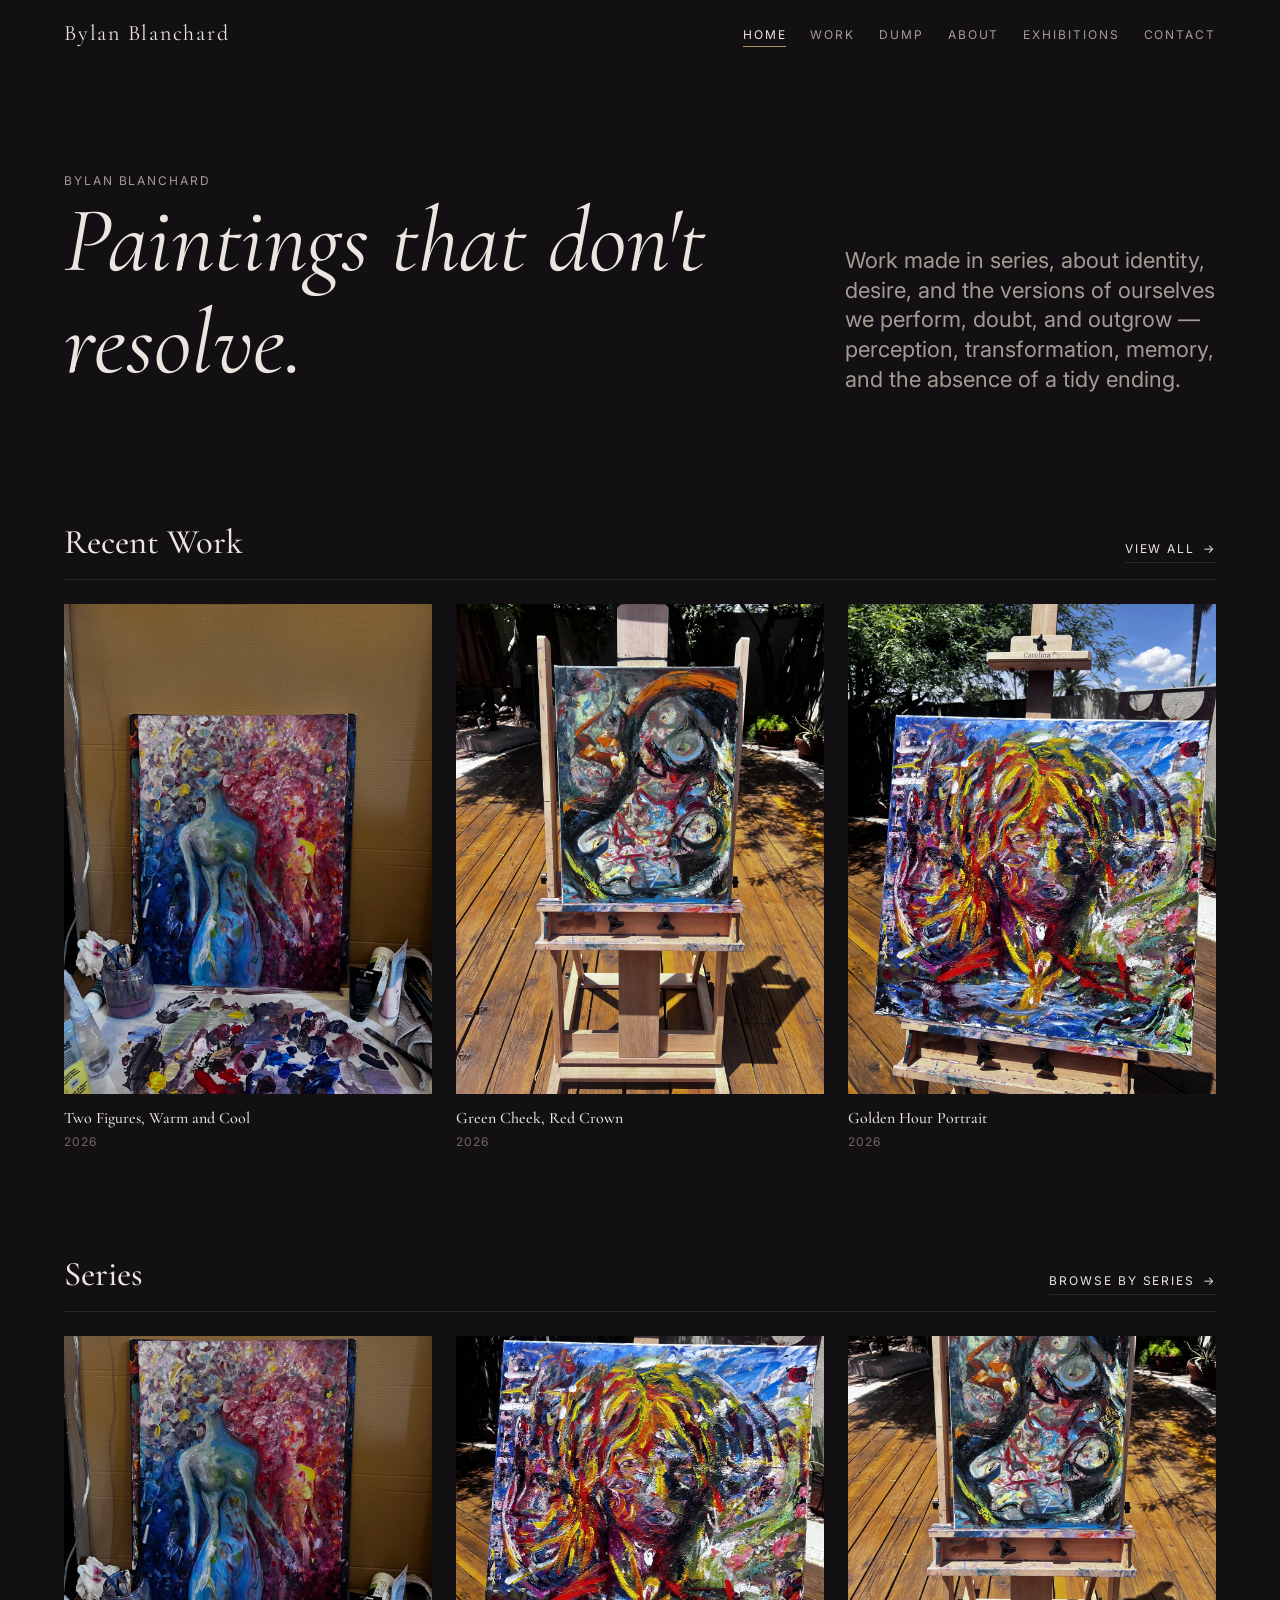
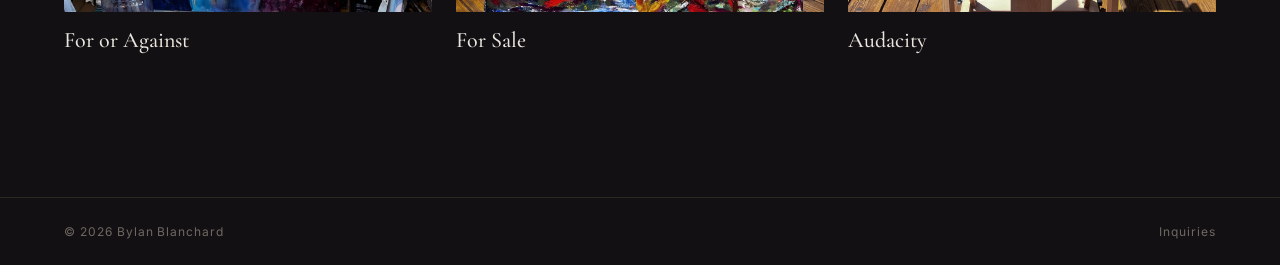
<file: index.html>
<!DOCTYPE html>
<html lang="en">
<head>
<meta charset="utf-8">
<meta name="viewport" content="width=device-width, initial-scale=1">
<title>Bylan Blanchard — Paintings</title>
<meta name="description" content="Paintings by Bylan Blanchard, presented in series — on identity, desire, perception, and transformation.">
<link rel="icon" href="data:image/svg+xml,%3Csvg xmlns='http://www.w3.org/2000/svg' viewBox='0 0 32 32'%3E%3Crect width='32' height='32' fill='%23121013'/%3E%3Ccircle cx='16' cy='16' r='5' fill='%23b3915c'/%3E%3C/svg%3E">
<link rel="preconnect" href="https://fonts.googleapis.com">
<link rel="preconnect" href="https://fonts.gstatic.com" crossorigin>
<link href="https://fonts.googleapis.com/css2?family=Cormorant+Garamond:ital,wght@0,400;0,500;0,600;1,400&family=Inter:wght@400;500&display=swap" rel="stylesheet">
<link rel="stylesheet" href="css/tokens.css">
<link rel="stylesheet" href="css/base.css">
<link rel="stylesheet" href="css/layout.css">
<link rel="stylesheet" href="css/components.css">
</head>
<body>

<a class="skip-link" href="#main">Skip to content</a>

<header class="site-header">
  <div class="shell site-header__inner">
    <a class="wordmark" href="index.html">Bylan Blanchard</a>
    <button class="nav-toggle" aria-expanded="false" aria-controls="nav" aria-label="Menu">
      <span class="nav-toggle__bar"></span>
      <span class="nav-toggle__bar"></span>
      <span class="nav-toggle__bar"></span>
    </button>
    <nav class="nav" id="nav" aria-label="Primary">
      <ul class="nav__list">
        <li><a class="nav__link" href="index.html">Home</a></li>
        <li><a class="nav__link" href="work.html">Work</a></li>
        <li><a class="nav__link" href="dump.html">Dump</a></li>
        <li><a class="nav__link" href="about.html">About</a></li>
        <li><a class="nav__link" href="exhibitions.html">Exhibitions</a></li>
        <li><a class="nav__link" href="contact.html">Contact</a></li>
      </ul>
    </nav>
  </div>
</header>

<main id="main">

  <section class="hero shell">
    <div>
      <p class="hero__eyebrow">Bylan Blanchard</p>
      <h1 class="hero__title">Paintings that don't resolve.</h1>
    </div>
    <p class="hero__statement">
      Work made in series, about identity, desire, and the versions of
      ourselves we perform, doubt, and outgrow — perception, transformation,
      memory, and the absence of a tidy ending.
    </p>
  </section>

  <section class="section shell" aria-labelledby="featured-heading">
    <div class="section-heading">
      <h2 class="section-heading__title" id="featured-heading">Recent Work</h2>
      <a class="text-link" href="work.html">
        View all <span class="text-link__arrow" aria-hidden="true">&rarr;</span>
      </a>
    </div>
    <div class="grid grid--3up" id="featured-grid"></div>
  </section>

  <section class="section section--tight shell" aria-labelledby="series-heading">
    <div class="section-heading">
      <h2 class="section-heading__title" id="series-heading">Series</h2>
      <a class="text-link" href="work.html?view=series">
        Browse by series <span class="text-link__arrow" aria-hidden="true">&rarr;</span>
      </a>
    </div>
    <div class="grid grid--3up" id="series-grid"></div>
  </section>

</main>

<footer class="site-footer">
  <div class="shell site-footer__inner">
    <span>&copy; 2026 Bylan Blanchard</span>
    <a href="contact.html">Inquiries</a>
  </div>
</footer>

<script src="data/series.js"></script>
<script src="data/artworks.js"></script>
<script src="js/data.js"></script>
<script src="js/nav.js"></script>
<script src="js/home.js"></script>
</body>
</html>
</file>
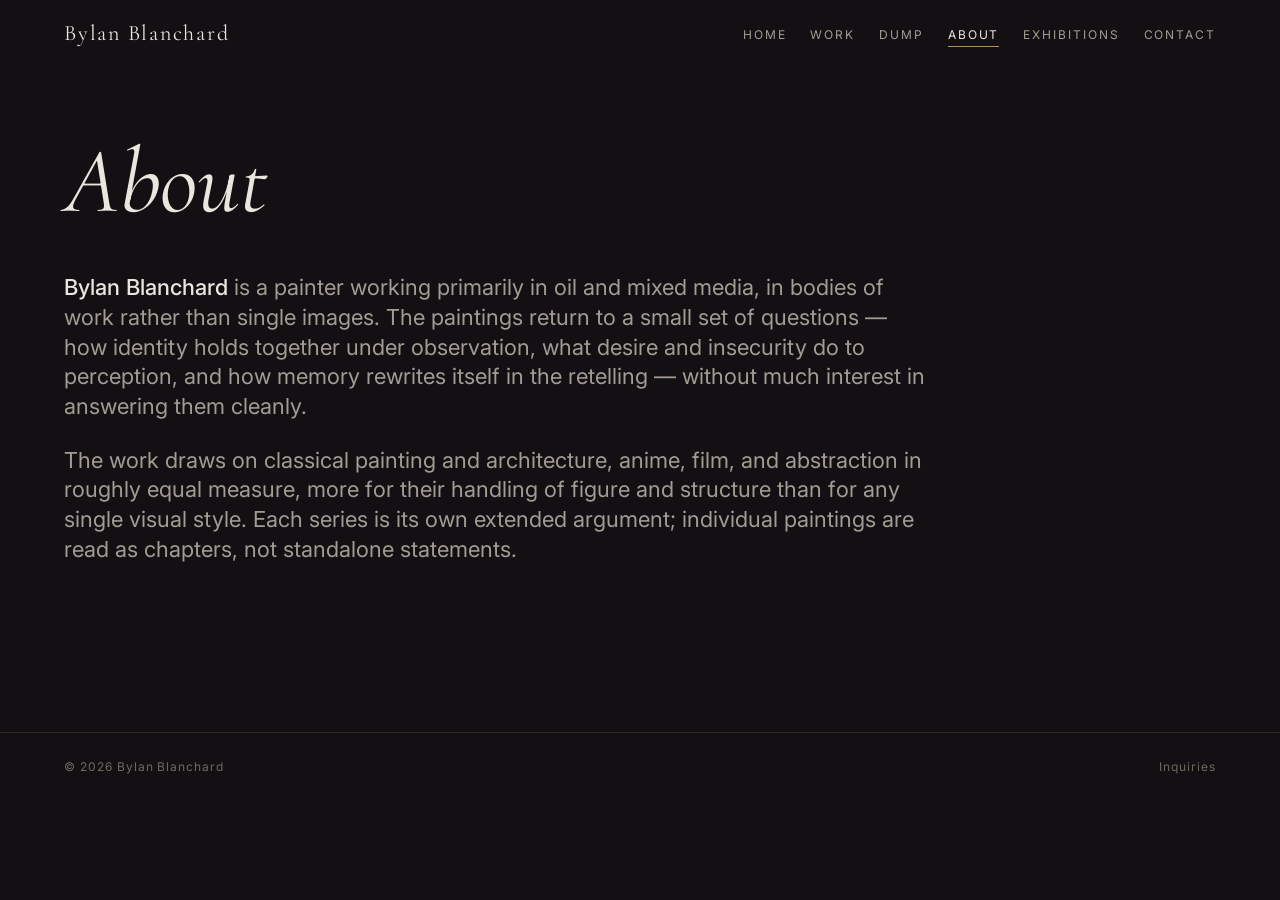
<file: about.html>
<!DOCTYPE html>
<html lang="en">
<head>
<meta charset="utf-8">
<meta name="viewport" content="width=device-width, initial-scale=1">
<title>About — Bylan Blanchard</title>
<meta name="description" content="Artist statement and background for Bylan Blanchard.">
<link rel="icon" href="data:image/svg+xml,%3Csvg xmlns='http://www.w3.org/2000/svg' viewBox='0 0 32 32'%3E%3Crect width='32' height='32' fill='%23121013'/%3E%3Ccircle cx='16' cy='16' r='5' fill='%23b3915c'/%3E%3C/svg%3E">
<link rel="preconnect" href="https://fonts.googleapis.com">
<link rel="preconnect" href="https://fonts.gstatic.com" crossorigin>
<link href="https://fonts.googleapis.com/css2?family=Cormorant+Garamond:ital,wght@0,400;0,500;0,600;1,400&family=Inter:wght@400;500&display=swap" rel="stylesheet">
<link rel="stylesheet" href="css/tokens.css">
<link rel="stylesheet" href="css/base.css">
<link rel="stylesheet" href="css/layout.css">
<link rel="stylesheet" href="css/components.css">
</head>
<body>

<a class="skip-link" href="#main">Skip to content</a>

<header class="site-header">
  <div class="shell site-header__inner">
    <a class="wordmark" href="index.html">Bylan Blanchard</a>
    <button class="nav-toggle" aria-expanded="false" aria-controls="nav" aria-label="Menu">
      <span class="nav-toggle__bar"></span>
      <span class="nav-toggle__bar"></span>
      <span class="nav-toggle__bar"></span>
    </button>
    <nav class="nav" id="nav" aria-label="Primary">
      <ul class="nav__list">
        <li><a class="nav__link" href="index.html">Home</a></li>
        <li><a class="nav__link" href="work.html">Work</a></li>
        <li><a class="nav__link" href="dump.html">Dump</a></li>
        <li><a class="nav__link" href="about.html">About</a></li>
        <li><a class="nav__link" href="exhibitions.html">Exhibitions</a></li>
        <li><a class="nav__link" href="contact.html">Contact</a></li>
      </ul>
    </nav>
  </div>
</header>

<main id="main">
  <section class="section shell">
    <h1 class="hero__title" style="margin-bottom: var(--space-5);">About</h1>

    <!-- Placeholder statement — replace with real biography and artist statement. -->
    <p class="prose">
      <strong>Bylan Blanchard</strong> is a painter working primarily in oil
      and mixed media, in bodies of work rather than single images. The
      paintings return to a small set of questions — how identity holds
      together under observation, what desire and insecurity do to
      perception, and how memory rewrites itself in the retelling — without
      much interest in answering them cleanly.
    </p>
    <p class="prose">
      The work draws on classical painting and architecture, anime, film,
      and abstraction in roughly equal measure, more for their handling of
      figure and structure than for any single visual style. Each series is
      its own extended argument; individual paintings are read as chapters,
      not standalone statements.
    </p>
  </section>
</main>

<footer class="site-footer">
  <div class="shell site-footer__inner">
    <span>&copy; 2026 Bylan Blanchard</span>
    <a href="contact.html">Inquiries</a>
  </div>
</footer>

<script src="js/nav.js"></script>
</body>
</html>
</file>
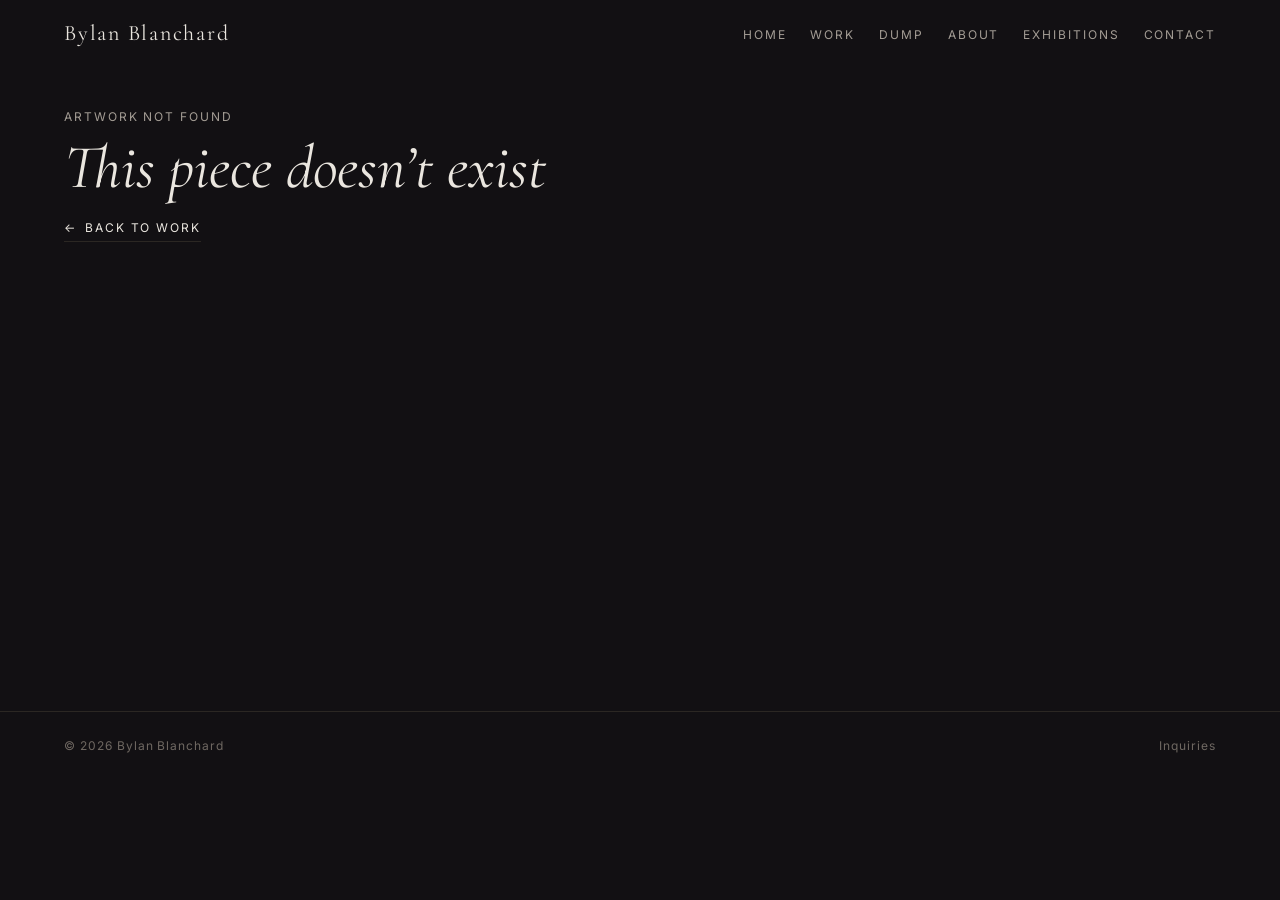
<file: artwork.html>
<!DOCTYPE html>
<html lang="en">
<head>
<meta charset="utf-8">
<meta name="viewport" content="width=device-width, initial-scale=1">
<title id="page-title">Artwork — Bylan Blanchard</title>
<meta name="description" content="A painting by Bylan Blanchard.">
<link rel="icon" href="data:image/svg+xml,%3Csvg xmlns='http://www.w3.org/2000/svg' viewBox='0 0 32 32'%3E%3Crect width='32' height='32' fill='%23121013'/%3E%3Ccircle cx='16' cy='16' r='5' fill='%23b3915c'/%3E%3C/svg%3E">
<link rel="preconnect" href="https://fonts.googleapis.com">
<link rel="preconnect" href="https://fonts.gstatic.com" crossorigin>
<link href="https://fonts.googleapis.com/css2?family=Cormorant+Garamond:ital,wght@0,400;0,500;0,600;1,400&family=Inter:wght@400;500&display=swap" rel="stylesheet">
<link rel="stylesheet" href="css/tokens.css">
<link rel="stylesheet" href="css/base.css">
<link rel="stylesheet" href="css/layout.css">
<link rel="stylesheet" href="css/components.css">
</head>
<body>

<a class="skip-link" href="#main">Skip to content</a>

<header class="site-header">
  <div class="shell site-header__inner">
    <a class="wordmark" href="index.html">Bylan Blanchard</a>
    <button class="nav-toggle" aria-expanded="false" aria-controls="nav" aria-label="Menu">
      <span class="nav-toggle__bar"></span>
      <span class="nav-toggle__bar"></span>
      <span class="nav-toggle__bar"></span>
    </button>
    <nav class="nav" id="nav" aria-label="Primary">
      <ul class="nav__list">
        <li><a class="nav__link" href="index.html">Home</a></li>
        <li><a class="nav__link" href="work.html">Work</a></li>
        <li><a class="nav__link" href="dump.html">Dump</a></li>
        <li><a class="nav__link" href="about.html">About</a></li>
        <li><a class="nav__link" href="exhibitions.html">Exhibitions</a></li>
        <li><a class="nav__link" href="contact.html">Contact</a></li>
      </ul>
    </nav>
  </div>
</header>

<main id="main">
  <div class="shell">
    <article class="artwork-detail" id="artwork-detail">
      <!-- filled by js/artwork.js -->
    </article>
  </div>

  <section class="section--tight shell" id="more-from-series" hidden>
    <div class="section-heading">
      <h2 class="section-heading__title">More from this series</h2>
    </div>
    <div class="grid grid--3up" id="more-grid"></div>
  </section>
</main>

<footer class="site-footer">
  <div class="shell site-footer__inner">
    <span>&copy; 2026 Bylan Blanchard</span>
    <a href="contact.html">Inquiries</a>
  </div>
</footer>

<script src="data/series.js"></script>
<script src="data/artworks.js"></script>
<script src="js/data.js"></script>
<script src="js/nav.js"></script>
<script src="js/artwork.js"></script>
</body>
</html>
</file>
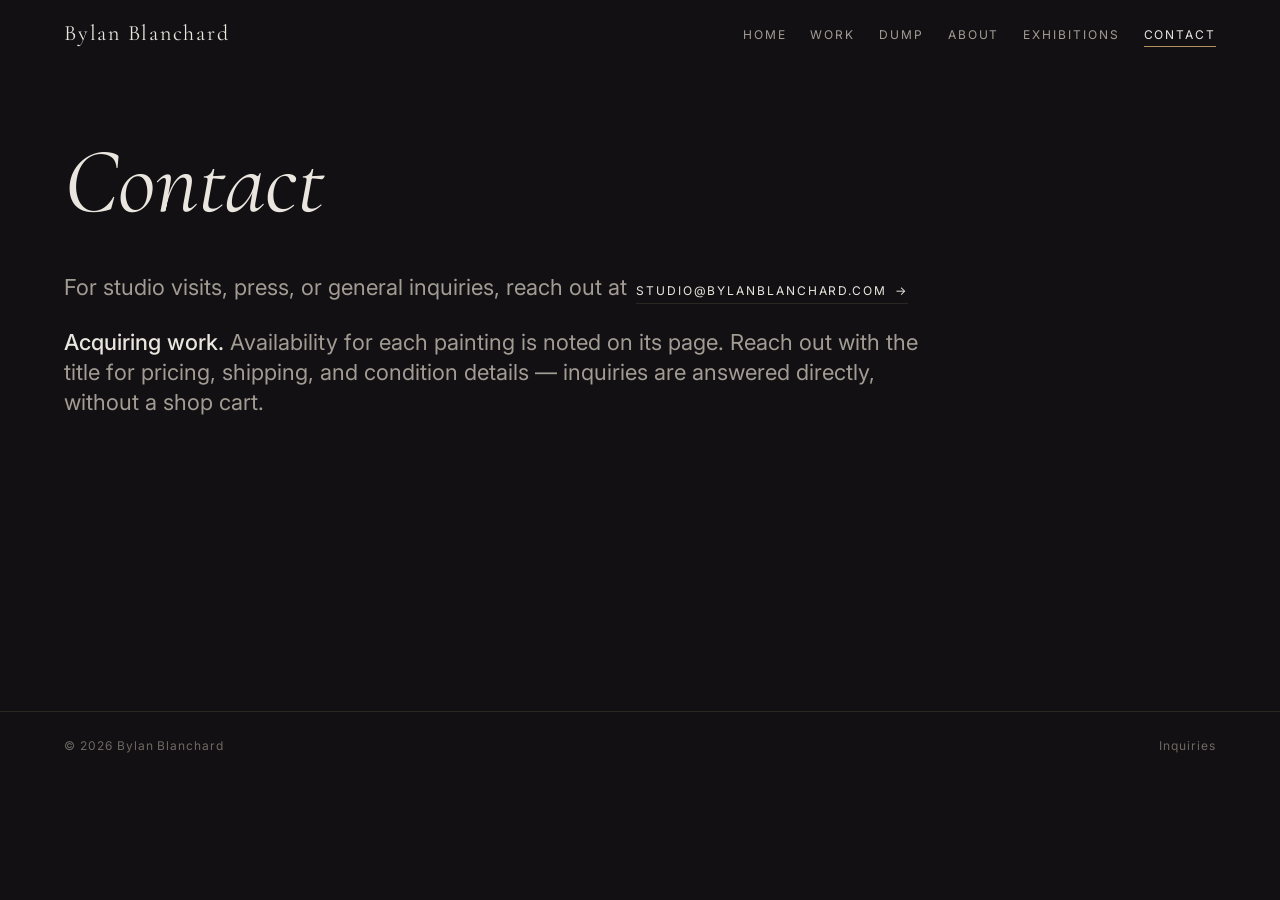
<file: contact.html>
<!DOCTYPE html>
<html lang="en">
<head>
<meta charset="utf-8">
<meta name="viewport" content="width=device-width, initial-scale=1">
<title>Contact — Bylan Blanchard</title>
<meta name="description" content="Contact Bylan Blanchard for inquiries and acquisitions.">
<link rel="icon" href="data:image/svg+xml,%3Csvg xmlns='http://www.w3.org/2000/svg' viewBox='0 0 32 32'%3E%3Crect width='32' height='32' fill='%23121013'/%3E%3Ccircle cx='16' cy='16' r='5' fill='%23b3915c'/%3E%3C/svg%3E">
<link rel="preconnect" href="https://fonts.googleapis.com">
<link rel="preconnect" href="https://fonts.gstatic.com" crossorigin>
<link href="https://fonts.googleapis.com/css2?family=Cormorant+Garamond:ital,wght@0,400;0,500;0,600;1,400&family=Inter:wght@400;500&display=swap" rel="stylesheet">
<link rel="stylesheet" href="css/tokens.css">
<link rel="stylesheet" href="css/base.css">
<link rel="stylesheet" href="css/layout.css">
<link rel="stylesheet" href="css/components.css">
</head>
<body>

<a class="skip-link" href="#main">Skip to content</a>

<header class="site-header">
  <div class="shell site-header__inner">
    <a class="wordmark" href="index.html">Bylan Blanchard</a>
    <button class="nav-toggle" aria-expanded="false" aria-controls="nav" aria-label="Menu">
      <span class="nav-toggle__bar"></span>
      <span class="nav-toggle__bar"></span>
      <span class="nav-toggle__bar"></span>
    </button>
    <nav class="nav" id="nav" aria-label="Primary">
      <ul class="nav__list">
        <li><a class="nav__link" href="index.html">Home</a></li>
        <li><a class="nav__link" href="work.html">Work</a></li>
        <li><a class="nav__link" href="dump.html">Dump</a></li>
        <li><a class="nav__link" href="about.html">About</a></li>
        <li><a class="nav__link" href="exhibitions.html">Exhibitions</a></li>
        <li><a class="nav__link" href="contact.html">Contact</a></li>
      </ul>
    </nav>
  </div>
</header>

<main id="main">
  <section class="section shell">
    <h1 class="hero__title" style="margin-bottom: var(--space-5);">Contact</h1>

    <p class="prose">
      For studio visits, press, or general inquiries, reach out at
      <a class="text-link" href="mailto:studio@bylanblanchard.com" style="margin-left:0.25em">
        studio@bylanblanchard.com <span class="text-link__arrow" aria-hidden="true">&rarr;</span>
      </a>
    </p>

    <p class="prose">
      <strong>Acquiring work.</strong> Availability for each painting is
      noted on its page. Reach out with the title for pricing, shipping,
      and condition details — inquiries are answered directly, without a
      shop cart.
    </p>
  </section>
</main>

<footer class="site-footer">
  <div class="shell site-footer__inner">
    <span>&copy; 2026 Bylan Blanchard</span>
    <a href="contact.html">Inquiries</a>
  </div>
</footer>

<script src="js/nav.js"></script>
</body>
</html>
</file>
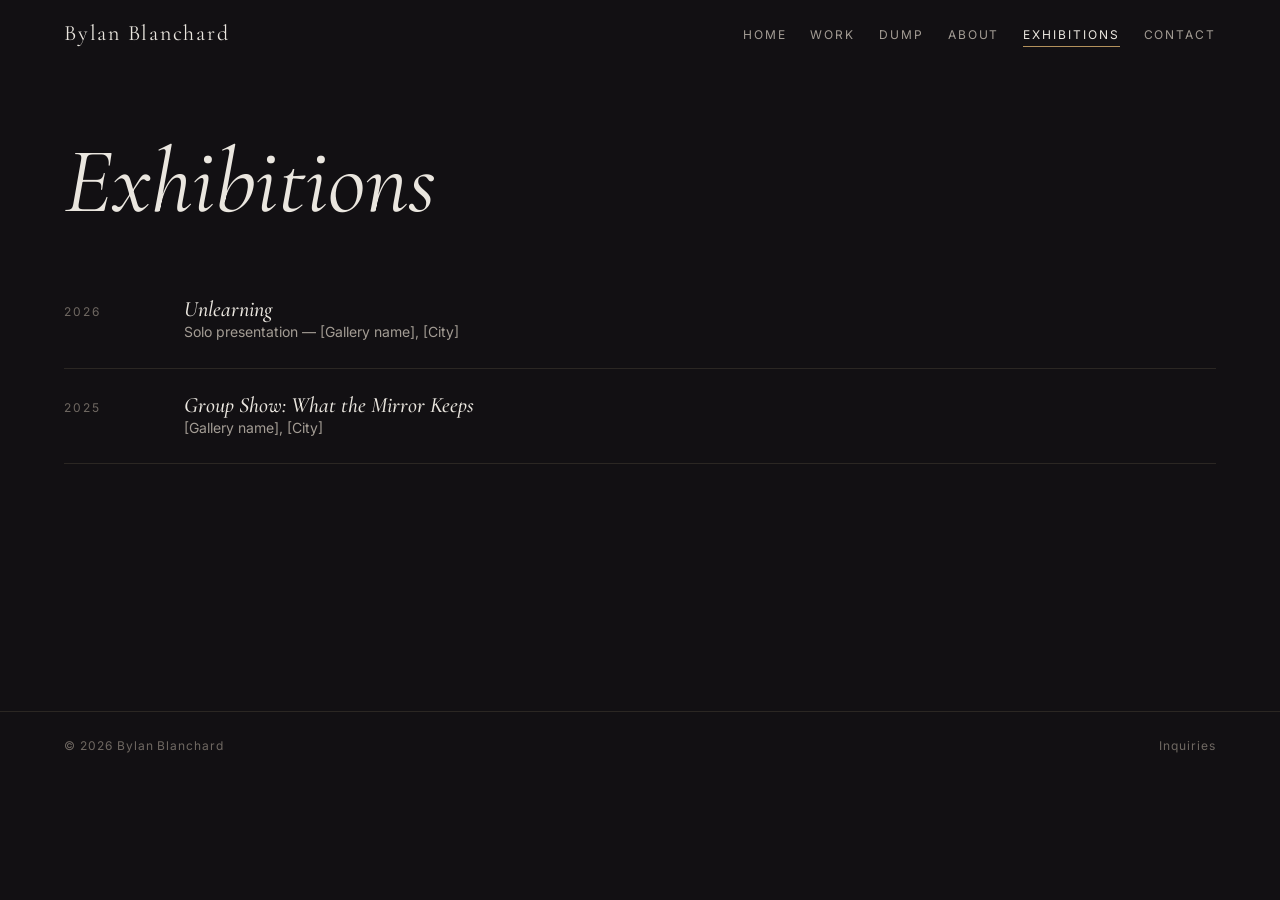
<file: exhibitions.html>
<!DOCTYPE html>
<html lang="en">
<head>
<meta charset="utf-8">
<meta name="viewport" content="width=device-width, initial-scale=1">
<title>Exhibitions — Bylan Blanchard</title>
<meta name="description" content="Exhibition history for Bylan Blanchard.">
<link rel="icon" href="data:image/svg+xml,%3Csvg xmlns='http://www.w3.org/2000/svg' viewBox='0 0 32 32'%3E%3Crect width='32' height='32' fill='%23121013'/%3E%3Ccircle cx='16' cy='16' r='5' fill='%23b3915c'/%3E%3C/svg%3E">
<link rel="preconnect" href="https://fonts.googleapis.com">
<link rel="preconnect" href="https://fonts.gstatic.com" crossorigin>
<link href="https://fonts.googleapis.com/css2?family=Cormorant+Garamond:ital,wght@0,400;0,500;0,600;1,400&family=Inter:wght@400;500&display=swap" rel="stylesheet">
<link rel="stylesheet" href="css/tokens.css">
<link rel="stylesheet" href="css/base.css">
<link rel="stylesheet" href="css/layout.css">
<link rel="stylesheet" href="css/components.css">
</head>
<body>

<a class="skip-link" href="#main">Skip to content</a>

<header class="site-header">
  <div class="shell site-header__inner">
    <a class="wordmark" href="index.html">Bylan Blanchard</a>
    <button class="nav-toggle" aria-expanded="false" aria-controls="nav" aria-label="Menu">
      <span class="nav-toggle__bar"></span>
      <span class="nav-toggle__bar"></span>
      <span class="nav-toggle__bar"></span>
    </button>
    <nav class="nav" id="nav" aria-label="Primary">
      <ul class="nav__list">
        <li><a class="nav__link" href="index.html">Home</a></li>
        <li><a class="nav__link" href="work.html">Work</a></li>
        <li><a class="nav__link" href="dump.html">Dump</a></li>
        <li><a class="nav__link" href="about.html">About</a></li>
        <li><a class="nav__link" href="exhibitions.html">Exhibitions</a></li>
        <li><a class="nav__link" href="contact.html">Contact</a></li>
      </ul>
    </nav>
  </div>
</header>

<main id="main">
  <section class="section shell">
    <h1 class="hero__title" style="margin-bottom: var(--space-5);">Exhibitions</h1>

    <!-- Placeholder history — replace with real dates/venues, or remove entries with none yet. -->
    <div class="exhibition">
      <span class="exhibition__year">2026</span>
      <div>
        <h2 class="exhibition__title">Unlearning</h2>
        <p class="exhibition__venue">Solo presentation — [Gallery name], [City]</p>
      </div>
    </div>
    <div class="exhibition">
      <span class="exhibition__year">2025</span>
      <div>
        <h2 class="exhibition__title">Group Show: What the Mirror Keeps</h2>
        <p class="exhibition__venue">[Gallery name], [City]</p>
      </div>
    </div>
  </section>
</main>

<footer class="site-footer">
  <div class="shell site-footer__inner">
    <span>&copy; 2026 Bylan Blanchard</span>
    <a href="contact.html">Inquiries</a>
  </div>
</footer>

<script src="js/nav.js"></script>
</body>
</html>
</file>
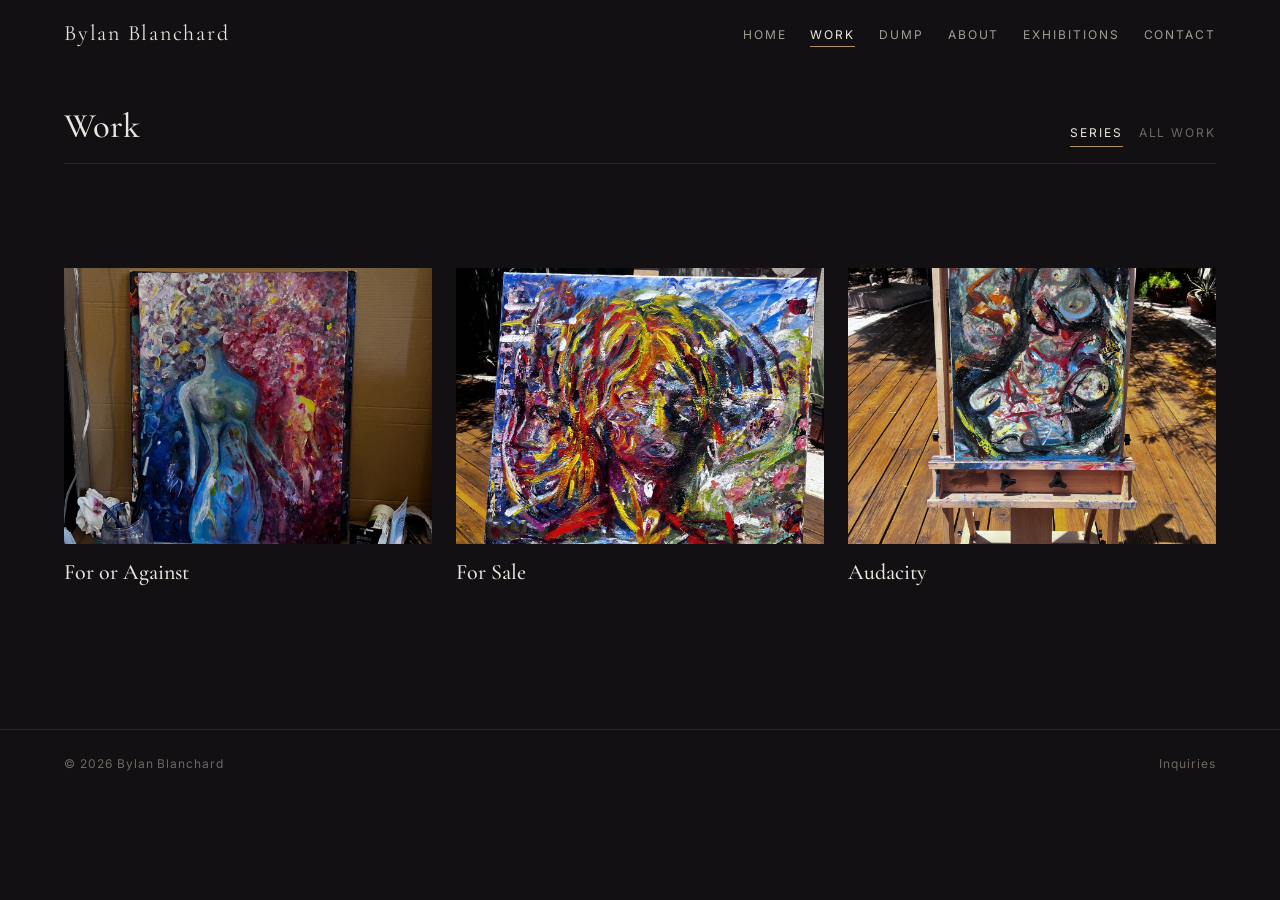
<file: work.html>
<!DOCTYPE html>
<html lang="en">
<head>
<meta charset="utf-8">
<meta name="viewport" content="width=device-width, initial-scale=1">
<title>Work — Bylan Blanchard</title>
<meta name="description" content="Paintings by Bylan Blanchard, browsable by series or as a complete collection.">
<link rel="icon" href="data:image/svg+xml,%3Csvg xmlns='http://www.w3.org/2000/svg' viewBox='0 0 32 32'%3E%3Crect width='32' height='32' fill='%23121013'/%3E%3Ccircle cx='16' cy='16' r='5' fill='%23b3915c'/%3E%3C/svg%3E">
<link rel="preconnect" href="https://fonts.googleapis.com">
<link rel="preconnect" href="https://fonts.gstatic.com" crossorigin>
<link href="https://fonts.googleapis.com/css2?family=Cormorant+Garamond:ital,wght@0,400;0,500;0,600;1,400&family=Inter:wght@400;500&display=swap" rel="stylesheet">
<link rel="stylesheet" href="css/tokens.css">
<link rel="stylesheet" href="css/base.css">
<link rel="stylesheet" href="css/layout.css">
<link rel="stylesheet" href="css/components.css">
</head>
<body>

<a class="skip-link" href="#main">Skip to content</a>

<header class="site-header">
  <div class="shell site-header__inner">
    <a class="wordmark" href="index.html">Bylan Blanchard</a>
    <button class="nav-toggle" aria-expanded="false" aria-controls="nav" aria-label="Menu">
      <span class="nav-toggle__bar"></span>
      <span class="nav-toggle__bar"></span>
      <span class="nav-toggle__bar"></span>
    </button>
    <nav class="nav" id="nav" aria-label="Primary">
      <ul class="nav__list">
        <li><a class="nav__link" href="index.html">Home</a></li>
        <li><a class="nav__link" href="work.html">Work</a></li>
        <li><a class="nav__link" href="dump.html">Dump</a></li>
        <li><a class="nav__link" href="about.html">About</a></li>
        <li><a class="nav__link" href="exhibitions.html">Exhibitions</a></li>
        <li><a class="nav__link" href="contact.html">Contact</a></li>
      </ul>
    </nav>
  </div>
</header>

<main id="main">
  <section class="section--tight shell">
    <div class="section-heading">
      <h1 class="section-heading__title">Work</h1>
      <div class="view-toggle" role="group" aria-label="Browse by">
        <button class="view-toggle__btn" id="view-series-btn" aria-pressed="true">Series</button>
        <button class="view-toggle__btn" id="view-all-btn" aria-pressed="false">All Work</button>
      </div>
    </div>
  </section>

  <section class="section section--tight shell" id="series-view">
    <div class="grid grid--3up" id="series-grid"></div>
  </section>

  <section class="section section--tight shell" id="all-view" hidden>
    <div class="grid grid--3up" id="all-grid"></div>
  </section>
</main>

<footer class="site-footer">
  <div class="shell site-footer__inner">
    <span>&copy; 2026 Bylan Blanchard</span>
    <a href="contact.html">Inquiries</a>
  </div>
</footer>

<script src="data/series.js"></script>
<script src="data/artworks.js"></script>
<script src="js/data.js"></script>
<script src="js/nav.js"></script>
<script src="js/work.js"></script>
</body>
</html>
</file>
<file: css/tokens.css>
/* Design tokens — the entire visual language lives here. */

:root {
  /* ---- color: a dim gallery, not a dark app ---- */
  --color-bg: #121013;
  --color-bg-raised: #17151890;
  --color-fg: #eae6df;
  --color-fg-muted: #a39c94;
  --color-fg-faint: #6f6862;
  --color-border: #2b2723;
  --color-accent: #b3915c; /* muted gold — used sparingly, never as a fill */
  --color-focus: #d8c8a8;

  /* ---- type ---- */
  --font-display: "Cormorant Garamond", "Iowan Old Style", Georgia, serif;
  --font-body: "Inter", -apple-system, "Segoe UI", sans-serif;

  --size-xs: 0.75rem;
  --size-sm: 0.875rem;
  --size-base: 1rem;
  --size-lg: clamp(1.125rem, 1rem + 0.5vw, 1.375rem);
  --size-xl: clamp(1.5rem, 1.2rem + 1.2vw, 2.25rem);
  --size-2xl: clamp(2.25rem, 1.6rem + 2.8vw, 4rem);
  --size-3xl: clamp(3rem, 1.8rem + 5vw, 6.5rem);

  --leading-tight: 1.1;
  --leading-snug: 1.35;
  --leading-normal: 1.6;

  --tracking-wide: 0.08em;
  --tracking-wider: 0.16em;

  /* ---- space ---- */
  --space-1: 0.25rem;
  --space-2: 0.5rem;
  --space-3: 1rem;
  --space-4: 1.5rem;
  --space-5: 2.5rem;
  --space-6: 4rem;
  --space-7: 6.5rem;
  --space-8: 10rem;

  /* ---- layout ---- */
  --shell-width: 84rem;
  --shell-padding: var(--space-4);

  /* ---- motion ---- */
  --ease-quiet: cubic-bezier(0.2, 0.6, 0.2, 1);
  --duration-fast: 200ms;
  --duration-slow: 700ms;
}

@media (min-width: 720px) {
  :root {
    --shell-padding: var(--space-5);
  }
}

@media (min-width: 1200px) {
  :root {
    --shell-padding: var(--space-6);
  }
}
</file>
<file: css/base.css>
/* Reset + global element defaults. */

*,
*::before,
*::after {
  box-sizing: border-box;
}

html {
  -webkit-text-size-adjust: 100%;
}

html {
  overflow-x: hidden;
}

body {
  margin: 0;
  overflow-x: hidden;
  background: var(--color-bg);
  color: var(--color-fg);
  font-family: var(--font-body);
  font-size: var(--size-base);
  line-height: var(--leading-normal);
  -webkit-font-smoothing: antialiased;
}

h1, h2, h3, h4 {
  margin: 0;
  font-family: var(--font-display);
  font-weight: 500;
  line-height: var(--leading-tight);
  overflow-wrap: break-word;
}

p {
  margin: 0;
}

ul, ol {
  margin: 0;
  padding: 0;
  list-style: none;
}

a {
  color: inherit;
  text-decoration: none;
}

img {
  display: block;
  max-width: 100%;
  height: auto;
}

button {
  font: inherit;
  color: inherit;
  background: none;
  border: 0;
  padding: 0;
  cursor: pointer;
}

/* Every custom interactive element gets a visible, deliberate focus ring —
   the interface can be quiet without being inaccessible. */
a:focus-visible,
button:focus-visible {
  outline: 1px solid var(--color-focus);
  outline-offset: 4px;
}

.skip-link {
  position: absolute;
  top: -100%;
  left: var(--space-3);
  background: var(--color-bg);
  color: var(--color-fg);
  padding: var(--space-2) var(--space-3);
  border: 1px solid var(--color-border);
  z-index: 100;
}

.skip-link:focus {
  top: var(--space-3);
}

.visually-hidden {
  position: absolute;
  width: 1px;
  height: 1px;
  overflow: hidden;
  clip: rect(0 0 0 0);
  white-space: nowrap;
}

@media (prefers-reduced-motion: reduce) {
  *,
  *::before,
  *::after {
    animation-duration: 0.01ms !important;
    animation-iteration-count: 1 !important;
    transition-duration: 0.01ms !important;
    scroll-behavior: auto !important;
  }
}
</file>
<file: css/layout.css>
/* Page-level structure: shell, header/nav, footer, section rhythm. */

.shell {
  max-width: var(--shell-width);
  margin-inline: auto;
  padding-inline: var(--shell-padding);
}

/* ---- header / nav ---- */

.site-header {
  position: sticky;
  top: 0;
  z-index: 50;
  background: linear-gradient(var(--color-bg) 60%, transparent);
  padding-block: var(--space-3);
}

.site-header__inner {
  display: flex;
  align-items: center;
  justify-content: space-between;
  gap: var(--space-3);
}

.wordmark {
  font-family: var(--font-display);
  font-size: var(--size-lg);
  letter-spacing: var(--tracking-wide);
}

.nav {
  display: none;
}

.nav__list {
  display: flex;
  gap: var(--space-4);
}

.nav__link {
  font-size: var(--size-xs);
  letter-spacing: var(--tracking-wider);
  text-transform: uppercase;
  color: var(--color-fg-muted);
  transition: color var(--duration-fast) var(--ease-quiet);
  padding-block: var(--space-1);
  border-bottom: 1px solid transparent;
}

.nav__link:hover,
.nav__link[aria-current="page"] {
  color: var(--color-fg);
  border-bottom-color: var(--color-accent);
}

.nav-toggle {
  display: flex;
  flex-direction: column;
  justify-content: center;
  align-items: flex-end;
  gap: 0.3125rem;
  width: 1.75rem;
  height: 1.25rem;
  flex-shrink: 0;
}

.nav-toggle__bar {
  display: block;
  width: 100%;
  height: 2px;
  background: var(--color-fg);
  transition: transform var(--duration-fast) var(--ease-quiet), opacity var(--duration-fast) var(--ease-quiet), width var(--duration-fast) var(--ease-quiet);
}

.nav-toggle__bar:last-child {
  width: 65%;
}

.nav-toggle[aria-expanded="true"] .nav-toggle__bar:last-child {
  width: 100%;
}

.nav-toggle[aria-expanded="true"] .nav-toggle__bar:nth-child(1) {
  transform: translateY(0.4375rem) rotate(45deg);
}

.nav-toggle[aria-expanded="true"] .nav-toggle__bar:nth-child(2) {
  opacity: 0;
}

.nav-toggle[aria-expanded="true"] .nav-toggle__bar:nth-child(3) {
  transform: translateY(-0.4375rem) rotate(-45deg);
}

@media (min-width: 800px) {
  .nav-toggle {
    display: none;
  }

  .nav {
    display: block;
  }
}

@media (max-width: 799.98px) {
  .nav {
    display: block;
    position: fixed;
    inset: 0;
    background: var(--color-bg);
    transform: translateY(-100%);
    transition: transform var(--duration-slow) var(--ease-quiet);
    padding: var(--space-7) var(--space-4);
  }

  .nav[data-open="true"] {
    transform: translateY(0);
  }

  .nav__list {
    flex-direction: column;
    gap: var(--space-4);
  }

  .nav__link {
    font-size: var(--size-lg);
    font-family: var(--font-display);
    text-transform: none;
    letter-spacing: normal;
  }
}

/* ---- footer ---- */

.site-footer {
  border-top: 1px solid var(--color-border);
  margin-top: var(--space-7);
  padding-block: var(--space-4);
}

.site-footer__inner {
  display: flex;
  flex-wrap: wrap;
  gap: var(--space-2) var(--space-4);
  justify-content: space-between;
  font-size: var(--size-xs);
  color: var(--color-fg-faint);
  letter-spacing: var(--tracking-wide);
}

.site-footer a {
  color: inherit;
}

.site-footer a:hover {
  color: var(--color-fg-muted);
}

/* ---- section rhythm ---- */

main {
  display: block;
  min-height: 60vh;
}

.section {
  padding-block: var(--space-6);
}

.section--tight {
  padding-block: var(--space-5);
}

/* ---- grids ---- */

.grid {
  display: grid;
  gap: var(--space-5) var(--space-4);
  grid-template-columns: minmax(0, 1fr);
}

@media (min-width: 620px) {
  .grid--2up {
    grid-template-columns: repeat(2, minmax(0, 1fr));
  }
}

@media (min-width: 960px) {
  .grid--3up {
    grid-template-columns: repeat(3, minmax(0, 1fr));
  }
}
</file>
<file: css/components.css>
/* Reusable pieces: hero, cards, metadata, links, tags. */

/* ---- hero (home) ---- */

.hero {
  padding-block: var(--space-7) var(--space-6);
  display: grid;
  grid-template-columns: minmax(0, 1fr);
  gap: var(--space-5);
}

@media (min-width: 900px) {
  .hero {
    grid-template-columns: minmax(0, 2fr) minmax(0, 1fr);
    align-items: end;
  }
}

.hero__eyebrow {
  font-size: var(--size-xs);
  letter-spacing: var(--tracking-wider);
  text-transform: uppercase;
  color: var(--color-fg-muted);
}

.hero__title {
  font-size: var(--size-3xl);
  font-weight: 400;
  font-style: italic;
  max-width: 20ch;
}

.hero__statement {
  max-width: 42ch;
  color: var(--color-fg-muted);
  font-size: var(--size-lg);
  line-height: var(--leading-snug);
}

/* ---- understated text link ---- */

.text-link {
  display: inline-flex;
  align-items: baseline;
  gap: var(--space-2);
  font-size: var(--size-xs);
  letter-spacing: var(--tracking-wider);
  text-transform: uppercase;
  color: var(--color-fg);
  border-bottom: 1px solid var(--color-border);
  padding-bottom: var(--space-1);
  transition: border-color var(--duration-fast) var(--ease-quiet), color var(--duration-fast) var(--ease-quiet);
}

.text-link:hover {
  border-color: var(--color-accent);
}

.text-link__arrow {
  transition: transform var(--duration-fast) var(--ease-quiet);
}

.text-link:hover .text-link__arrow {
  transform: translateX(0.2em);
}

/* ---- section heading ---- */

.section-heading {
  display: flex;
  align-items: baseline;
  justify-content: space-between;
  gap: var(--space-3);
  margin-bottom: var(--space-4);
  border-bottom: 1px solid var(--color-border);
  padding-bottom: var(--space-3);
}

.section-heading__title {
  font-size: var(--size-xl);
}

/* ---- view toggle (Work page: Series / All Work) ---- */

.view-toggle {
  display: flex;
  gap: var(--space-3);
}

.view-toggle__btn {
  font-size: var(--size-xs);
  letter-spacing: var(--tracking-wider);
  text-transform: uppercase;
  color: var(--color-fg-faint);
  padding-bottom: var(--space-1);
  border-bottom: 1px solid transparent;
}

.view-toggle__btn[aria-pressed="true"] {
  color: var(--color-fg);
  border-bottom-color: var(--color-accent);
}

.view-toggle__btn:hover {
  color: var(--color-fg);
}

/* ---- artwork card ---- */

.artwork-card {
  display: block;
}

.artwork-card__frame {
  overflow: hidden;
  background: var(--color-border);
  opacity: 0;
  animation: reveal var(--duration-slow) var(--ease-quiet) forwards;
}

.artwork-card__frame img {
  width: 100%;
  height: auto;
  transition: transform var(--duration-slow) var(--ease-quiet);
}

.artwork-card:hover .artwork-card__frame img {
  transform: scale(1.02);
}

.artwork-card__title {
  margin-top: var(--space-3);
  font-size: var(--size-base);
}

.artwork-card__meta {
  margin-top: var(--space-1);
  font-size: var(--size-xs);
  color: var(--color-fg-faint);
  letter-spacing: var(--tracking-wide);
}

@keyframes reveal {
  from {
    opacity: 0;
    transform: translateY(0.75rem);
  }
  to {
    opacity: 1;
    transform: translateY(0);
  }
}

@media (prefers-reduced-motion: reduce) {
  .artwork-card__frame {
    animation: none;
    opacity: 1;
  }
}

/* ---- series card (Work page, series view) ---- */

.series-card__frame {
  aspect-ratio: 4 / 3;
  overflow: hidden;
  background: var(--color-border);
}

.series-card__frame img {
  width: 100%;
  height: 100%;
  object-fit: cover;
  transition: transform var(--duration-slow) var(--ease-quiet);
}

.series-card:hover .series-card__frame img {
  transform: scale(1.03);
}

.series-card__title {
  margin-top: var(--space-3);
  font-size: var(--size-lg);
}

.series-card__period {
  margin-top: var(--space-1);
  font-size: var(--size-xs);
  color: var(--color-fg-faint);
  letter-spacing: var(--tracking-wide);
}

/* ---- series header (Series detail page) ---- */

.series-header {
  padding-block: var(--space-6) var(--space-5);
  max-width: 52ch;
}

.series-header__period {
  font-size: var(--size-xs);
  letter-spacing: var(--tracking-wider);
  text-transform: uppercase;
  color: var(--color-fg-muted);
}

.series-header__title {
  margin-top: var(--space-2);
  font-size: var(--size-2xl);
  font-style: italic;
  font-weight: 400;
}

.series-header__statement {
  margin-top: var(--space-4);
  color: var(--color-fg-muted);
  font-size: var(--size-lg);
  line-height: var(--leading-snug);
}

/* ---- artwork detail page ---- */

.artwork-detail {
  display: grid;
  grid-template-columns: minmax(0, 1fr);
  gap: var(--space-5);
  padding-block: var(--space-5) var(--space-6);
}

.artwork-detail__image {
  background: var(--color-border);
}

.artwork-detail__image img {
  width: 100%;
  height: auto;
}

.artwork-detail__title {
  font-size: var(--size-2xl);
  font-style: italic;
  font-weight: 400;
}

.artwork-detail__series-link {
  display: inline-block;
  margin-top: var(--space-2);
  font-size: var(--size-sm);
  color: var(--color-fg-muted);
}

.artwork-detail__series-link:hover {
  color: var(--color-fg);
}

.meta-list {
  margin-top: var(--space-4);
  display: grid;
  gap: var(--space-2) var(--space-4);
  grid-template-columns: auto minmax(0, 1fr);
  font-size: var(--size-sm);
}

.meta-list dt {
  color: var(--color-fg-faint);
  letter-spacing: var(--tracking-wide);
  text-transform: uppercase;
  font-size: var(--size-xs);
}

.meta-list dd {
  margin: 0;
  color: var(--color-fg-muted);
}

.availability {
  display: inline-flex;
  align-items: center;
  gap: 0.5em;
  color: var(--color-fg-muted);
}

.availability::before {
  content: "";
  width: 0.4em;
  height: 0.4em;
  border-radius: 50%;
  background: var(--color-accent);
}

.availability[data-status="Sold"]::before,
.availability[data-status="Not for sale"]::before {
  background: var(--color-fg-faint);
}

.artwork-detail__description {
  margin-top: var(--space-4);
  max-width: 60ch;
  color: var(--color-fg-muted);
  line-height: var(--leading-normal);
}

@media (min-width: 900px) {
  .artwork-detail {
    grid-template-columns: minmax(0, 1.6fr) minmax(0, 1fr);
    align-items: start;
  }

  .artwork-detail__info {
    position: sticky;
    top: 6rem;
  }
}

/* ---- prose (about / exhibitions / contact copy) ---- */

.prose {
  max-width: 62ch;
  color: var(--color-fg-muted);
  font-size: var(--size-lg);
  line-height: var(--leading-snug);
}

.prose + .prose {
  margin-top: var(--space-4);
}

.prose strong {
  color: var(--color-fg);
  font-weight: 500;
}

/* ---- dump (raw scrolling image feed) ---- */

.dump-count {
  font-size: var(--size-xs);
  letter-spacing: var(--tracking-wider);
  text-transform: uppercase;
  color: var(--color-fg-muted);
}

.dump-list {
  display: flex;
  flex-direction: column;
  align-items: center;
  gap: var(--space-6);
}

.dump-item {
  width: 100%;
  max-width: 46rem;
  background: var(--color-border);
}

.dump-item img {
  width: 100%;
  height: auto;
}

/* ---- exhibitions list ---- */

.exhibition {
  display: grid;
  gap: var(--space-1) var(--space-4);
  grid-template-columns: minmax(0, 1fr);
  padding-block: var(--space-4);
  border-bottom: 1px solid var(--color-border);
}

.exhibition:first-child {
  border-top: 1px solid var(--color-border);
}

.exhibition__year {
  font-size: var(--size-xs);
  letter-spacing: var(--tracking-wider);
  color: var(--color-fg-faint);
}

.exhibition__title {
  font-size: var(--size-lg);
  font-family: var(--font-display);
  font-style: italic;
}

.exhibition__venue {
  color: var(--color-fg-muted);
  font-size: var(--size-sm);
}

@media (min-width: 700px) {
  .exhibition {
    grid-template-columns: 6rem minmax(0, 1fr);
    align-items: baseline;
  }
}
</file>
